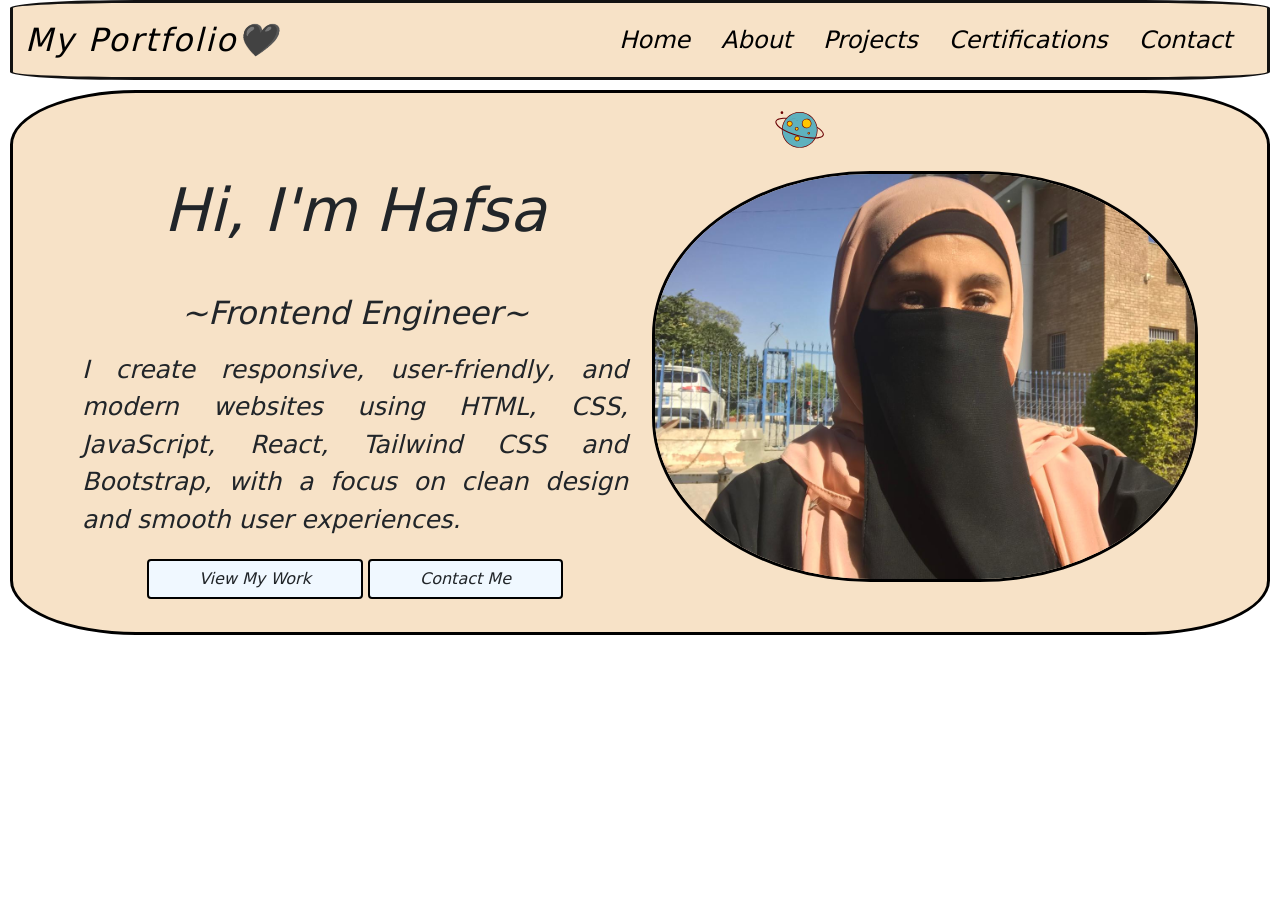
<file: index.html>
<!DOCTYPE html>
<html lang="en">
<head>
    <meta charset="UTF-8">
    <meta name="viewport" content="width=device-width, initial-scale=1.0">
    <title>Index-Home-Page</title>
    <link rel="stylesheet" href="styles/navHome.css">
    <link rel="stylesheet" href="assets/bootstrap/css/bootstrap.min.css">

</head>
<body>    
  <div id="navbar"></div>
<section class="home ">
   
<div class="container">
  <div class="row pt-5 align-items-center">

    <div class="col-md-6 text-center">
      <h1>Hi, I'm Hafsa </h1>
      <h2>~Frontend Engineer~</h2>
      <p class="para1">
        I create responsive, user-friendly, and modern websites using HTML, CSS,
         JavaScript, React, Tailwind CSS and Bootstrap, with a focus on clean design and smooth user experiences.

      </p>
    
    <div class="button-head text-center">
    <a href="pages/projects.html" class="btn">View My Work</a>
    <a href="pages/contact.html" class="btn">Contact Me</a>
</div>
</div>
<div class="col-md-6 text-center">
    <div class="profile-container">
        <div class="orbit">
            <img src="images/vector0.svg" alt="space">
        </div>

        <!-- my image -->
        <img src="images/profileImage.jpeg" alt="Hafsa Arshad" class="img-fluid profile-pic">
    </div>
</div>

  </div>
</div>
</section>
<button id="backToTop">↑</button>
<script src="assets/bootstrap/js/bootstrap.bundle.min.js"></script>
<script src="script.js"> </script>
</body>
</html>
</file>
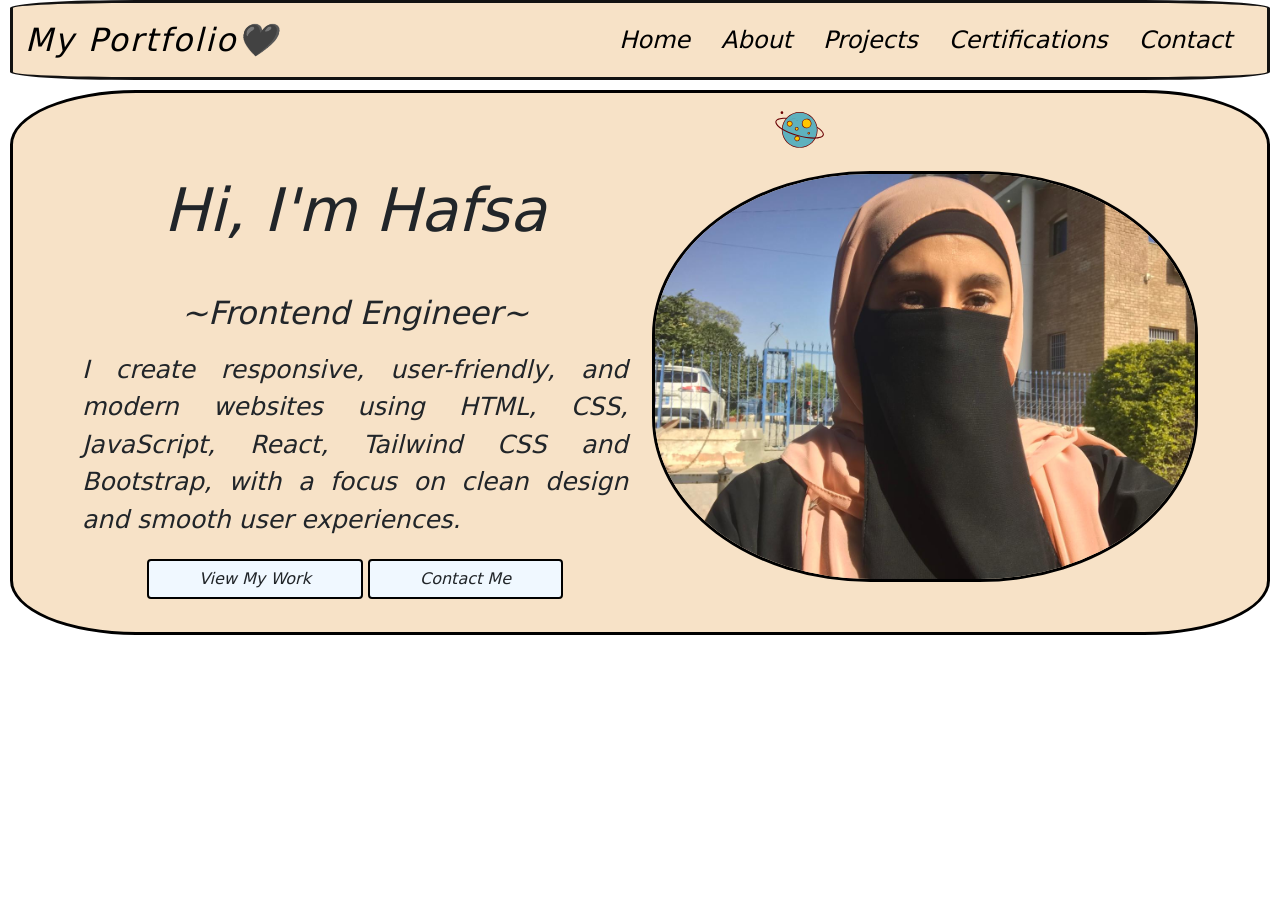
<file: pages/index.html>
<!DOCTYPE html>
<html lang="en">
<head>
    <meta charset="UTF-8">
    <meta name="viewport" content="width=device-width, initial-scale=1.0">
    <title>Index-Home-Page</title>
    <link rel="stylesheet" href="../styles/navHome.css">
    <link rel="stylesheet" href="../assets/bootstrap/css/bootstrap.min.css">

</head>
<body>    
  <div id="navbar"></div>
<section class="home ">
   
<div class="container">
  <div class="row pt-5 align-items-center">

    <div class="col-md-6 text-center">
      <h1>Hi, I'm Hafsa </h1>
      <h2>~Frontend Engineer~</h2>
      <p class="para1">
        I create responsive, user-friendly, and modern websites using HTML, CSS,
         JavaScript, React, Tailwind CSS and Bootstrap, with a focus on clean design and smooth user experiences.

      </p>
    
    <div class="button-head text-center">
    <a href="projects.html" class="btn">View My Work</a>
    <a href="contact.html" class="btn">Contact Me</a>
</div>
</div>
<div class="col-md-6 text-center">
    <div class="profile-container">
        <div class="orbit">
            <img src="../images/vector0.svg" alt="space">
        </div>

        <!-- my image -->
        <img src="../images/profileImage.jpeg" alt="Hafsa Arshad" class="img-fluid profile-pic">
    </div>
</div>

  </div>
</div>
</section>
<button id="backToTop">↑</button>
<script src="../assets/bootstrap/js/bootstrap.bundle.min.js"></script>
<script src="../script.js"> </script>
</body>
</html>
</file>
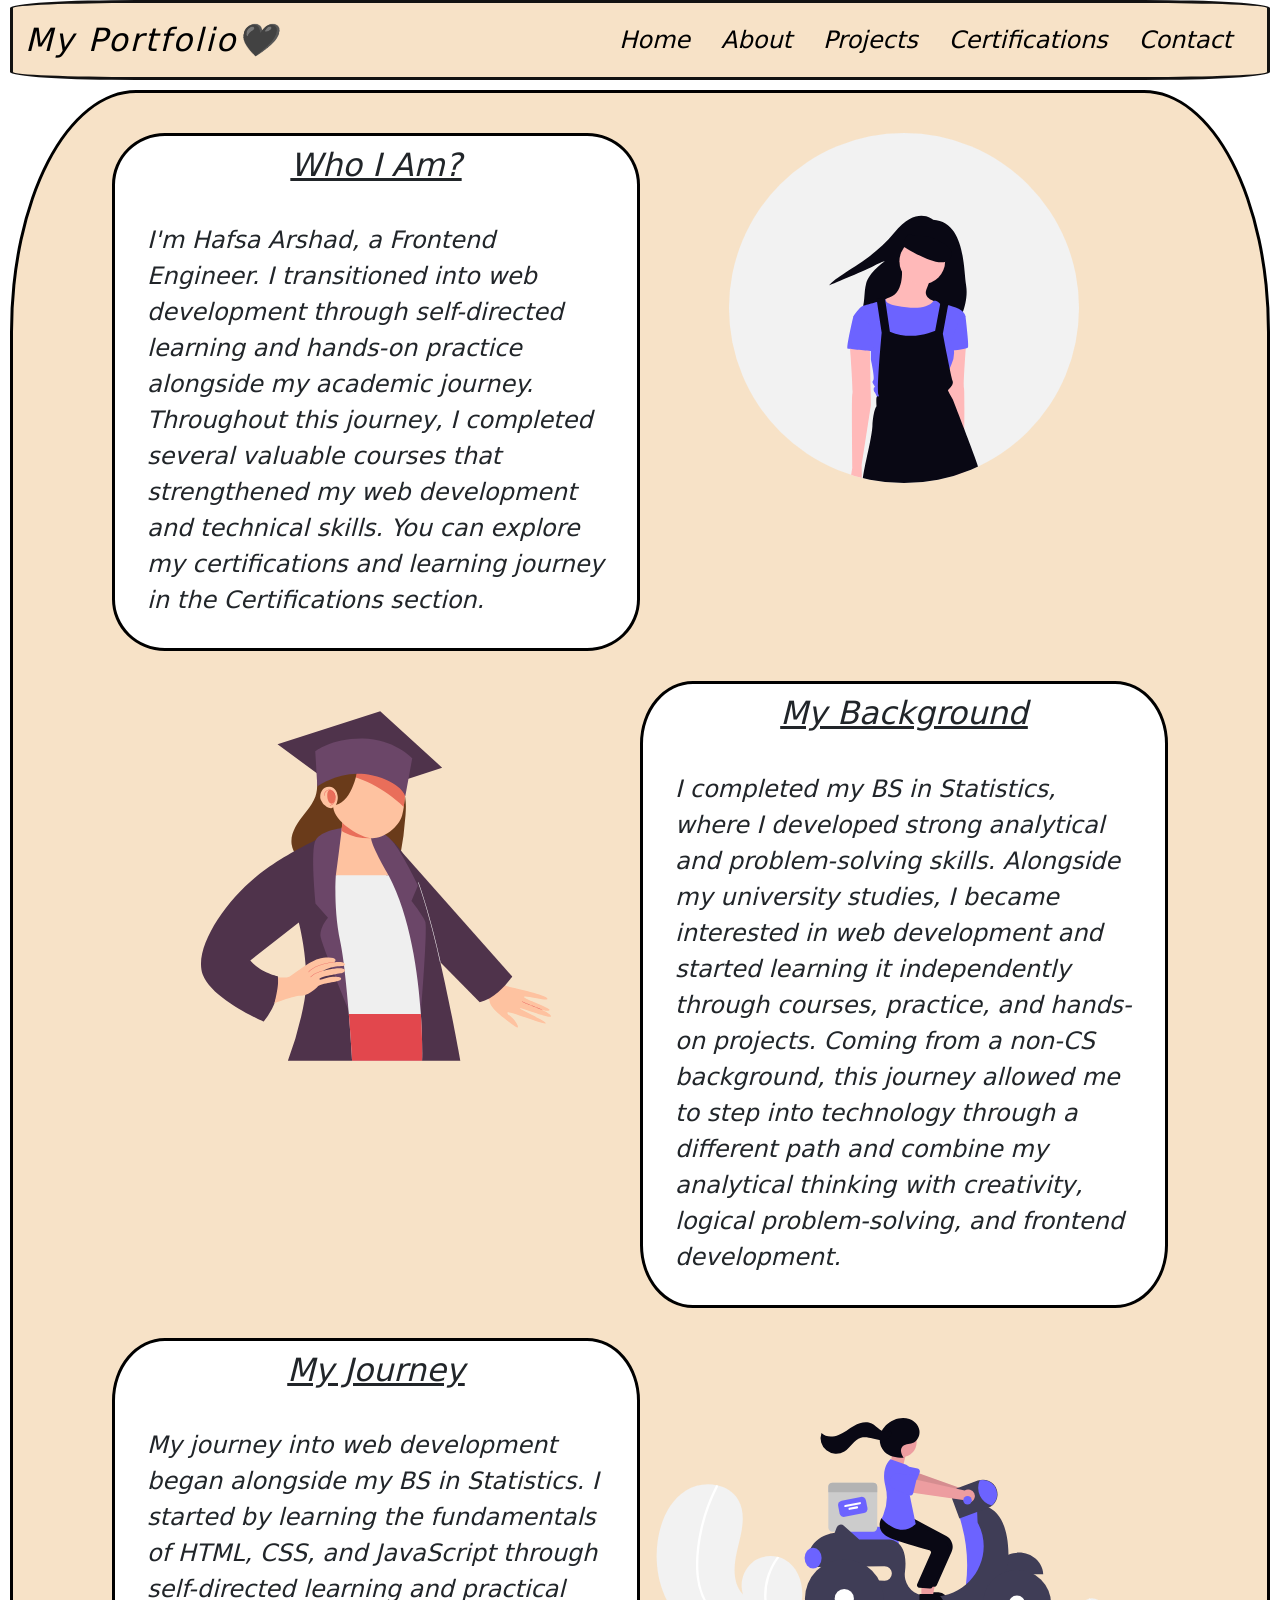
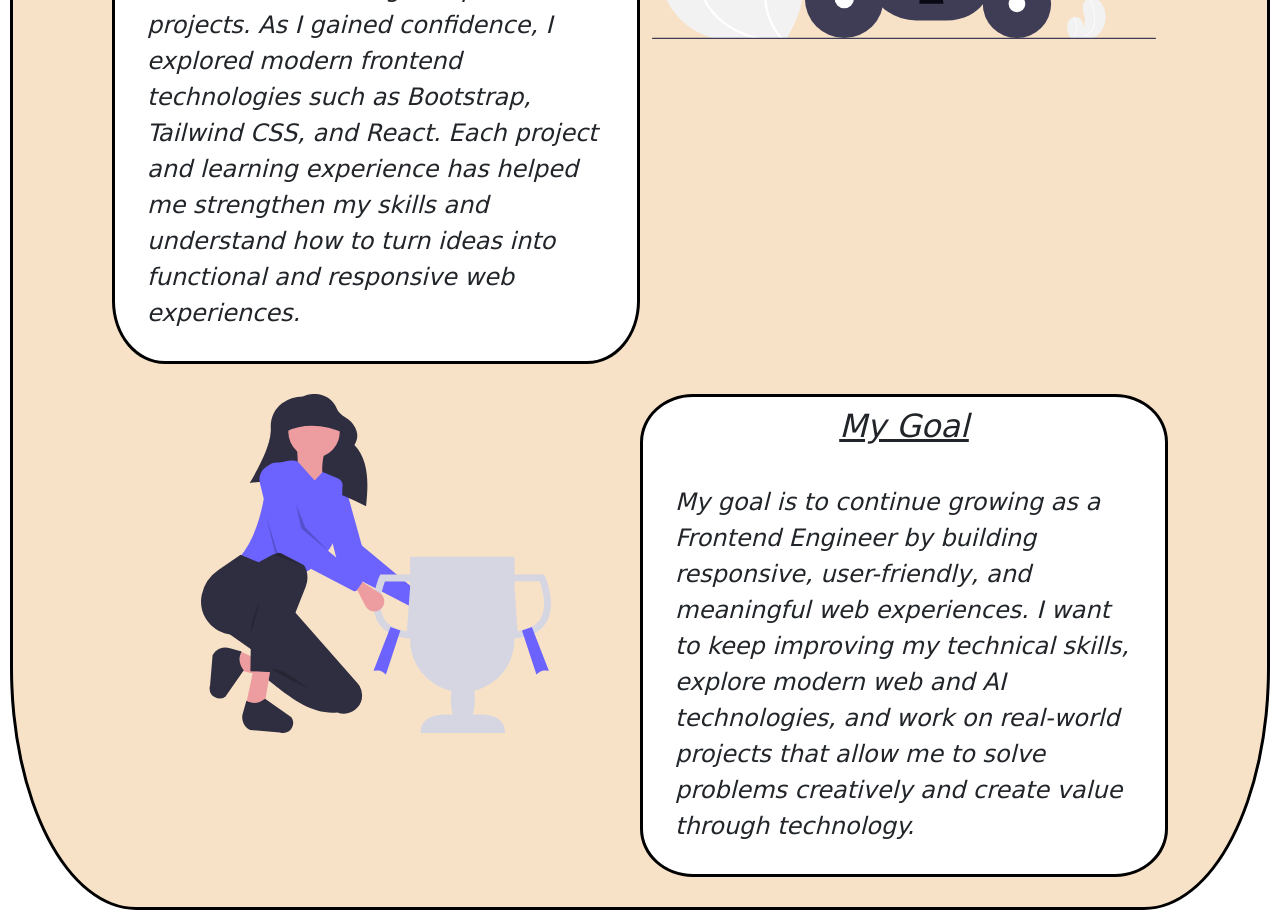
<file: pages/about.html>
<!DOCTYPE html>
<html lang="en">
<head>
    <meta charset="UTF-8">
    <meta name="viewport" content="width=device-width, initial-scale=1.0">
    <title>Document</title>
    <link rel="stylesheet" href="../styles/navHome.css">
      <link rel="stylesheet" href="../styles/about.css">
    <link rel="stylesheet" href="../assets/bootstrap/css/bootstrap.min.css">
</head>
<body>
  <div id="navbar" class="sticky-top"></div>
  <section class="about">
  <div class="container">

    <div class="row row1">

  <div class="col-12 col-lg-6  one">
    <h2>Who I Am?</h2>
    <p>
      I'm Hafsa Arshad, a Frontend Engineer. I transitioned into web development through
      self-directed learning and hands-on practice alongside my academic journey.
      Throughout this journey, I completed several valuable courses that strengthened
      my web development and technical skills. You can explore my certifications and
      learning journey in the Certifications section.
    </p>
  </div>

  <div class="col-12 col-lg-6 ">
          <img src="../images/vector2.svg" alt="Decorative vector" class="vector02">

  </div>

</div>
    <div class="row row2">
      <div class="col-12 col-lg-6 ">
          <img src="../images/vector3.svg" alt="Decorative vector" class="vector3">

    </div>

  <div class="col-12 col-lg-6 two"> 
     <h2>My Background</h2>
        <p>
          I completed my BS in Statistics, where I developed strong analytical and
           problem-solving skills. Alongside my university studies, I became interested
            in web development and started learning it independently through courses, 
            practice, and hands-on projects. Coming from a non-CS background, this journey 
            allowed me to step into technology through a different path and combine my
             analytical thinking with creativity, logical problem-solving, and 
             frontend development.
        </p>
  
  </div>
  </div>
    <div class="row row3 ">
      <div class="col-12 col-lg-6 three ">
<h2>My Journey</h2>    
<p>My journey into web development began alongside my BS in Statistics. 
  I started by learning the fundamentals of HTML, CSS, and JavaScript through 
  self-directed learning and practical projects. As I gained confidence, 
  I explored modern frontend technologies such as Bootstrap, Tailwind CSS, and React.
   Each project and learning experience has helped me strengthen my skills and understand
    how to turn ideas into functional and responsive web experiences.
</p>
  </div>
<div class="col-12 col-lg-6">
            <img src="../images/vector4.svg" alt="Decorative vector" class="vector4">

  </div>
    </div>

    <div class="row row4">
      <div class="col-12 col-lg-6">
                <img src="../images/vector5.svg" alt="Decorative vector" class="vector5">

      </div>
      <div class="col-12 col-lg-6  four">
    <h2>My Goal</h2>
        <p>My goal is to continue growing as a Frontend Engineer by building responsive, 
          user-friendly, and meaningful web experiences. I want to keep improving my
           technical skills, explore modern web and AI technologies,
            and work on real-world projects that allow me to solve problems
             creatively and create value through technology.
</p>
  </div>
    </div>
  </div>
</section>
<button id="backToTop">↑</button>
<script src="../assets/bootstrap/js/bootstrap.bundle.min.js"></script>
<script src="../script.js"> </script>
</body>
</html>
</file>
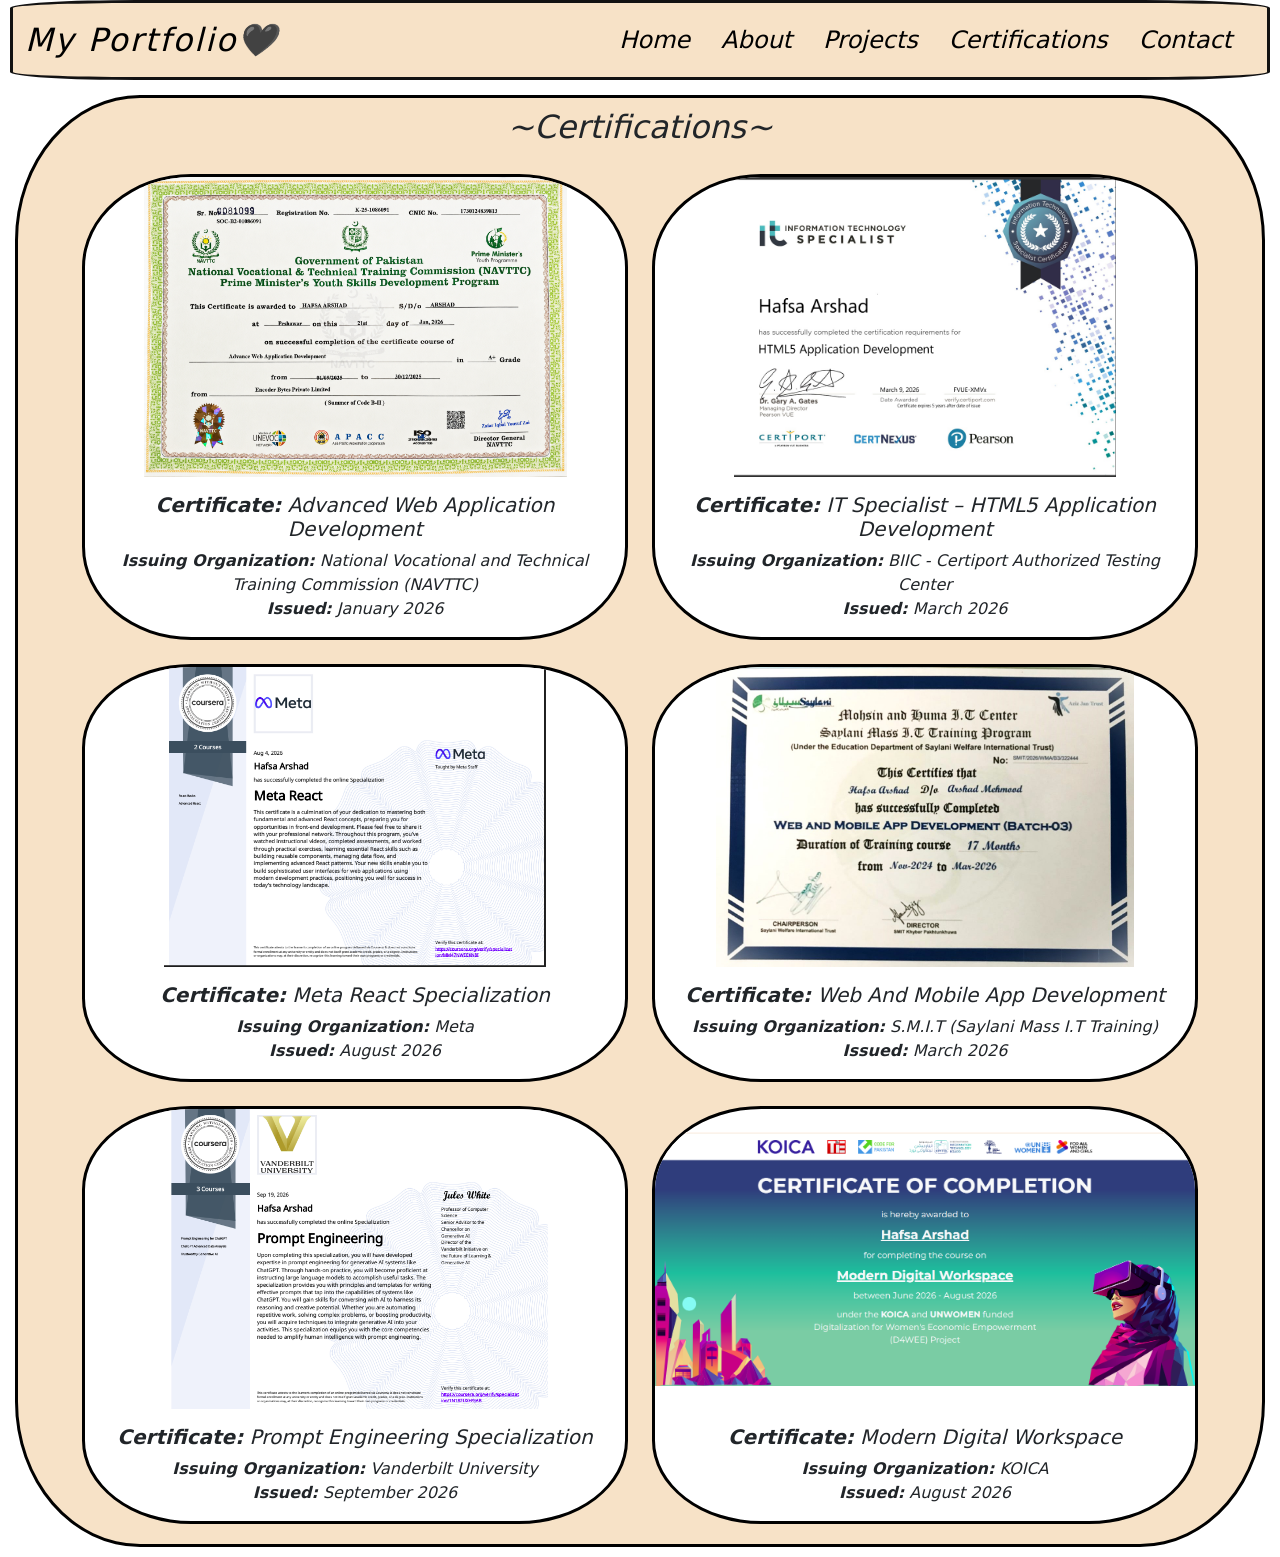
<file: pages/certifications.html>
<!DOCTYPE html>
<html lang="en">

<head>
    <meta charset="UTF-8">
    <meta name="viewport" content="width=device-width, initial-scale=1.0">
    <title>Document</title>
    <link rel="stylesheet" href="../styles/navHome.css">
    <link rel="stylesheet" href="../styles/certifications.css">
    <link rel="stylesheet" href="../assets/bootstrap/css/bootstrap.min.css">
</head>

<body>
    <div id="navbar" class="sticky-top"></div>
    <section class="certifications">
        <h2> ~Certifications~</h2>
    <div class="container">
        <div class="row bg-container g-4"> 
        <!-- Card1 -->
        <div class="col-12 col-md-6">
            <div class="card ">
                <img src="../images/certificate01.png" class="card-img-top" alt="Project 1">
<div class="card-body">
  <h5 class="card-title"> <b>Certificate:</b>  Advanced Web Application Development</h5>

  <p class="card-text">
   <b> Issuing Organization:</b> National Vocational and Technical Training Commission (NAVTTC)
    <br>
    <b>Issued:</b> January 2026
  </p>
</div>

            </div>
        </div>
     <!-- Card 2 -->
<div class="col-12 col-md-6">
    <div class="card ">
        <img src="../images/certificate2.png" class="card-img-top" alt="IT Specialist – HTML5 Application Development">

        <div class="card-body">
            <h5 class="card-title">
                <b>Certificate:</b> IT Specialist – HTML5 Application Development
            </h5>

            <p class="card-text">
                <b>Issuing Organization:</b> BIIC - Certiport Authorized Testing Center
                <br>
                <b>Issued:</b> March 2026
            </p>
        </div>
    </div>
</div>
<!-- Card 3 -->
<div class="col-12 col-md-6">
    <div class="card ">
        <img src="../images/certificate3.png" class="card-img-top" alt="Meta React Specialization">

        <div class="card-body">
            <h5 class="card-title">
                <b>Certificate:</b> Meta React Specialization
            </h5>

            <p class="card-text">
                <b>Issuing Organization:</b> Meta
                <br>
                <b>Issued:</b> August 2026
            </p>
        </div>
    </div>
</div>
       <!-- Card 4 -->
<div class="col-12 col-md-6">
    <div class="card h-100">
        <img src="../images/certificate4.jpeg" class="card-img-top" alt="Web And Mobile App Development">

        <div class="card-body">
            <h5 class="card-title">
                <b>Certificate:</b> Web And Mobile App Development
            </h5>

            <p class="card-text">
                <b>Issuing Organization:</b> S.M.I.T (Saylani Mass I.T Training)
                <br>
                <b>Issued:</b> March 2026
            </p>
        </div>
    </div>
</div>

    <!-- Card 5 -->
<div class="col-12 col-md-6">
    <div class="card h-100">
        <img src="../images/certificate05.png" class="card-img-top" alt="Prompt Engineering Specialization">

        <div class="card-body">
            <h5 class="card-title">
                <b>Certificate:</b> Prompt Engineering Specialization
            </h5>

            <p class="card-text">
                <b>Issuing Organization:</b> Vanderbilt University
                <br>
                <b>Issued:</b> September 2026
            </p>
        </div>
    </div>
</div>
<!-- Card 6 -->
<div class="col-12 col-md-6">
    <div class="card h-100">
        <img src="../images/certificate06.png" class="card-img-top" alt="Modern Digital Workspace">

        <div class="card-body">
            <h5 class="card-title">
                <b>Certificate:</b> Modern Digital Workspace
            </h5>

            <p class="card-text">
                <b>Issuing Organization:</b> KOICA
                <br>
                <b>Issued:</b> August 2026
            </p>
        </div>
    </div>
</div>
</div>
</div>
        </div>
        </div>
    </section>
    <script src="../assets/bootstrap/js/bootstrap.bundle.min.js"></script>
    <script src="../script.js"> </script>
</body>

</html>
</file>
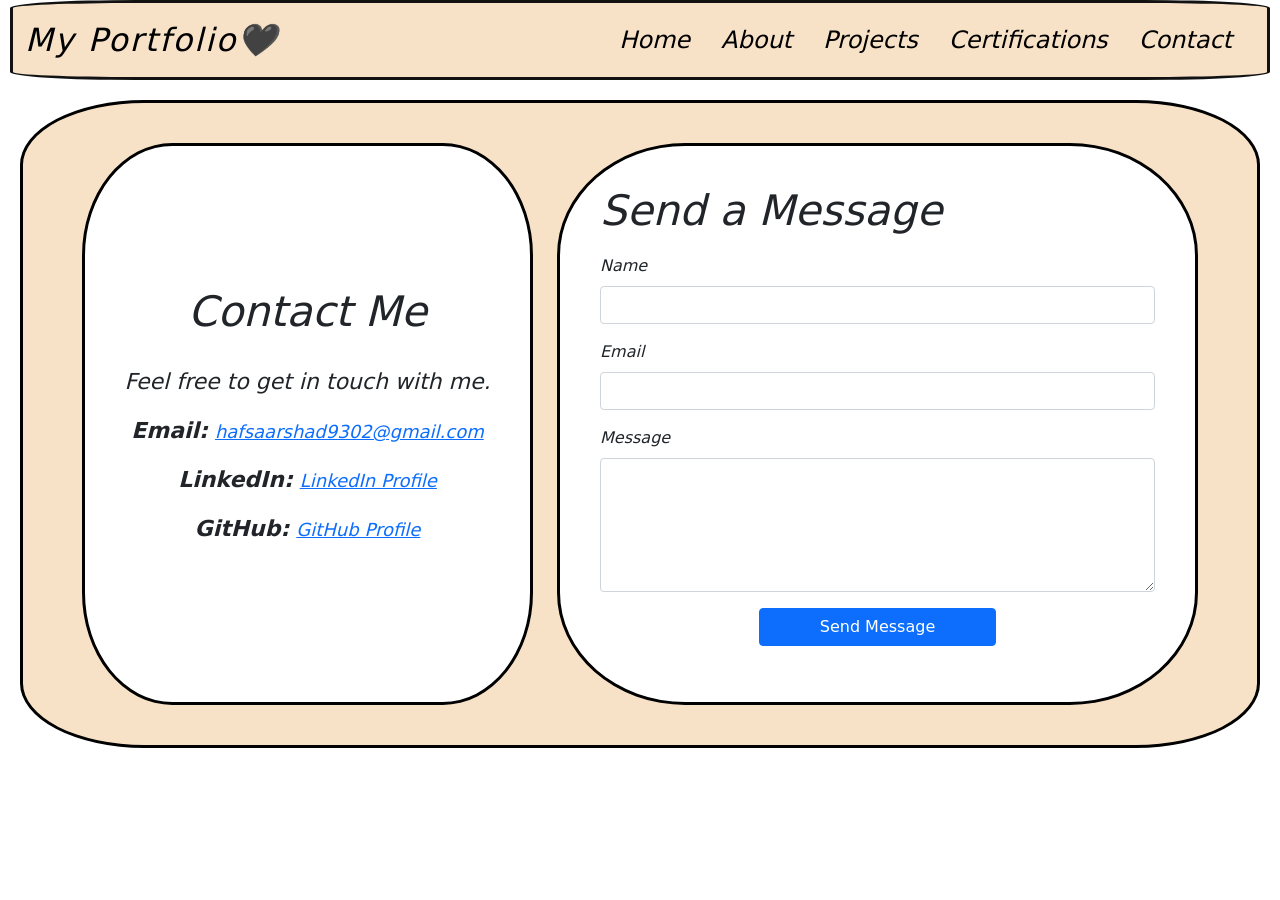
<file: pages/contact.html>
<!DOCTYPE html>
<html lang="en">
<head>
    <meta charset="UTF-8">
    <meta name="viewport" content="width=device-width, initial-scale=1.0">
    <title>Document</title>
    <link rel="stylesheet" href="../styles/navHome.css">
    <link rel="stylesheet" href="../styles/contact.css">
    <link rel="stylesheet" href="../assets/bootstrap/css/bootstrap.min.css">
</head>
<body>
          <div id="navbar" class="sticky-top"></div>
<section class="contact">
    <div class="container">
        <div class="row g-4">

            <!-- Contact Information -->
            <div class="col-12 col-md-5 hd-container1  text-center">
                <div class="card card01 h-100">
                    <div class="card-body">
                        <h2 class="card-title">Contact Me</h2>

                        <p class="card-text">
                            Feel free to get in touch with me.
                        </p>

                        <p>
                            <b>Email:</b>
                            <a href="mailto:hafsaarshad9302@gmail.com">
                                hafsaarshad9302@gmail.com
                            </a>
                        </p>

                        <p>
                            <b>LinkedIn:</b>
                            <a href="https://www.linkedin.com/in/hafsa-arshad-52ba71317/" target="_blank">
                                LinkedIn Profile
                            </a>
                        </p>

                        <p>
                            <b>GitHub:</b>
                            <a href="https://github.com/Hafsa-Arshad93" target="_blank">
                                GitHub Profile
                            </a>
                        </p>
                    </div>
                </div>
            </div>

            <!-- Contact Form -->
            <div class="col-12 col-md-7 hd-container2">
                <div class="card card02 h-70">
                    <div class="card-body innerCard ">
                        <h2 class="card-title">Send a Message</h2>

                        <form id="contactForm">

                            <div class="mb-3">
                                <label for="name" class="form-label">
                                    Name
                                </label>
                                <input type="text" id="name" class="form-control">
                            </div>

                            <div class="mb-3">
                                <label for="email" class="form-label">
                                    Email
                                </label>
                                <input type="email" id="email" class="form-control">
                            </div>

                            <div class="mb-3">
                                <label for="message" class="form-label">
                                    Message
                                </label>
                                <textarea id="message" class="form-control" rows="5"></textarea>
                            </div>

                            <button type="submit" class="btn btn-primary">
                                Send Message
                            </button>

                            <p id="formMessage"></p>

                        </form>
                    </div>
                </div>
            </div>

        </div>
    </div>
</section>


<button id="backToTop">↑</button>
<script src="../assets/bootstrap/js/bootstrap.bundle.min.js"></script>
<script src="../script.js"> </script>
</body>
</html>
</file>
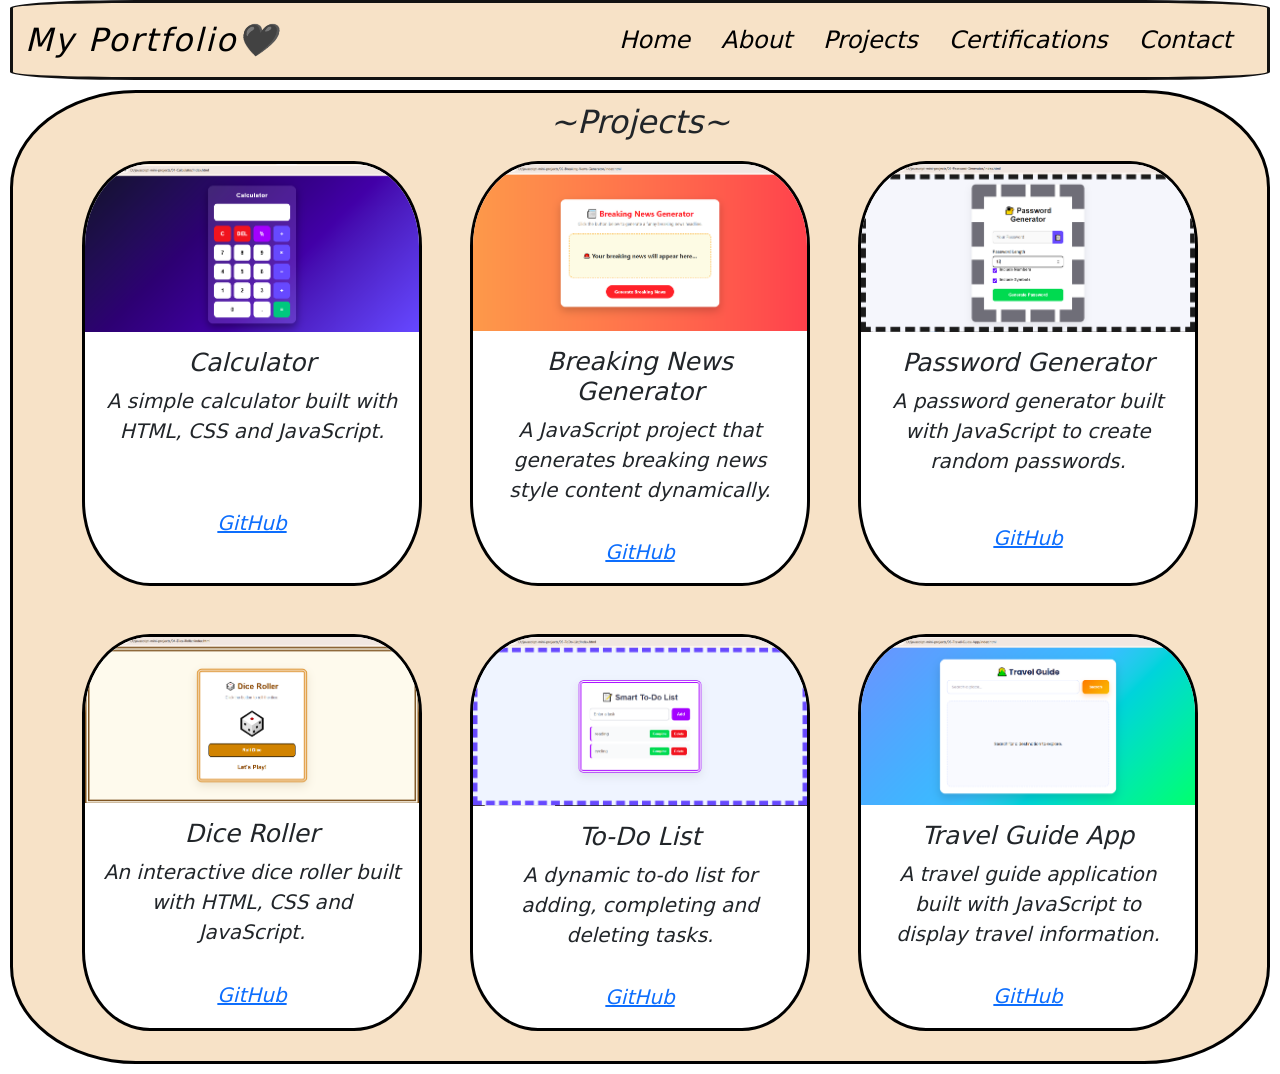
<file: pages/projects.html>
<!DOCTYPE html>
<html lang="en">
<head>
    <meta charset="UTF-8">
    <meta name="viewport" content="width=device-width, initial-scale=1.0">
    <title>Document</title>
    <link rel="stylesheet" href="../styles/navHome.css">
       <link rel="stylesheet" href="../styles/projects.css">
    <link rel="stylesheet" href="../assets/bootstrap/css/bootstrap.min.css">
</head>
<body>
      <div id="navbar" class="sticky-top"></div>
<section class="projects">
    <h2> ~Projects~</h2>

  <div class="container">
    <div class="row g-5">

      <!-- Card 1 -->
      <div class="col-12 col-md-4">
        <div class="card h-100">
          <img src="../images/pr01.png" class="card-img-top" alt="Project 1">

          <div class="card-body">
            <h5 class="card-title"> Calculator</h5>

            <p class="card-text">
A simple calculator built with HTML, CSS and JavaScript.
            </p>
          </div>

          <div class="card-body">
            <a href="https://github.com/Hafsa-Arshad93/javascript-mini-projects" class="card-link">GitHub</a>
          </div>
        </div>
      </div>

      <!-- Card 2 -->
      <div class="col-12 col-md-4">
        <div class="card h-100">
          <img src="../images/pr02.png" class="card-img-top" alt="Project 2">

          <div class="card-body">
            <h5 class="card-title"> Breaking News Generator</h5>

            <p class="card-text">
    A JavaScript project that generates breaking news style content dynamically.     
       </p>
          </div>

          <div class="card-body">
            <a href="https://github.com/Hafsa-Arshad93/javascript-mini-projects" class="card-link">GitHub</a>
          </div>
        </div>
      </div>

      <!-- Card 3 -->
      <div class="col-12 col-md-4">
        <div class="card h-100">
          <img src="../images/pr03.png" class="card-img-top" alt="Project 3">

          <div class="card-body">
            <h5 class="card-title">Password Generator</h5>

            <p class="card-text">A password generator built with JavaScript to create random passwords.
            </p>
          </div>

          <div class="card-body">
            <a href="https://github.com/Hafsa-Arshad93/javascript-mini-projects" class="card-link">GitHub</a>
          </div>
        </div>
      </div>

      <!-- Card 4 -->
      <div class="col-12 col-md-4">
        <div class="card h-100">
          <img src="../images/pr04.png" class="card-img-top" alt="Project 4">

          <div class="card-body">
            <h5 class="card-title"> Dice Roller </h5>

            <p class="card-text">
                    An interactive dice roller built with HTML, CSS and JavaScript.
                           </p>
                       </div>

          <div class="card-body">
            <a href="https://github.com/Hafsa-Arshad93/javascript-mini-projects" class="card-link">GitHub</a>
          </div>
        </div>
      </div>
      
      <!-- Card 5 -->
      <div class="col-12 col-md-4">
        <div class="card h-100">
          <img src="../images/pr05.png" class="card-img-top" alt="Project 5">

          <div class="card-body">
            <h5 class="card-title">To-Do List</h5>

            <p class="card-text">
          A dynamic to-do list for adding, completing and deleting tasks.
            </p>
          </div>

          <div class="card-body">
            <a href="https://github.com/Hafsa-Arshad93/javascript-mini-projects" class="card-link">GitHub</a>
          </div>
        </div>
      </div>

      <!-- Card 6-->
      <div class="col-12 col-md-4">
        <div class="card h-100">
          <img src="../images/pr06.png" class="card-img-top" alt="Project 6">

          <div class="card-body">
            <h5 class="card-title">Travel Guide App</h5>

            <p class="card-text">
A travel guide application built with JavaScript to display travel information.
            </p>
          </div>

          <div class="card-body">
            <a href="https://github.com/Hafsa-Arshad93/javascript-mini-projects" class="card-link">GitHub</a>
          </div>
        </div>
      </div>


    </div>
  </div>

</section>
<button id="backToTop">↑</button>
<script src="../assets/bootstrap/js/bootstrap.bundle.min.js"></script>
<script src="../script.js"> </script>
</body>
</html>
</file>
<file: styles/navHome.css>
body {
  font-style: oblique;
  min-height: 100vh;
  display: flex;
  flex-direction: column;
  margin: 0;
}


.navbar {
  border: 3px solid #131212;
  background-color: #f7e2c7;
  border-radius: 10%;
  margin-left: 10px;
  margin-right: 10px;
}

.navbar .nav-link {
  color: black;
  font-size: x-large;
  font-style: oblique;
  margin-right: 3px;
}

.navbar .navbar-brand {
  color: black;
  font-size: x-large;
  font-style: oblique;
  letter-spacing: 2px;
}

.navbar-toggler-icon {
  background-image: url("data:image/svg+xml,%3csvg xmlns='http://www.w3.org/2000/svg' viewBox='0 0 30 30'%3e%3cpath stroke='black' stroke-width='2' d='M4 7h22M4 15h22M4 23h22'/%3e%3c/svg%3e") !important; 
} 
 
.home { 
  background-color: #f7e2c7; 
  padding-top: 10px; 
  border: 3px solid black; 
  border-radius: 10%; 
  margin: 10px; 
} 
 
.home h1 { 
  font-size: 30px; 
  padding-bottom: 10px; 
} 
 
h2 { 
  font-size: 20px; 
  margin-bottom: 10px; 
} 
 
.para1 { 
  font-size: 15px; 
  text-align: justify 
} 
 
.home img { 
  border-radius: 40%; 
  border: 3px solid black; 
  margin-bottom: 50px; 
  margin-top: 20px; 
} 
 
.button-head a { 
  border: 2px solid black; 
  padding-left: 25px; 
  padding-right: 25px; 
  font-style: oblique; 
  margin-bottom: 10px; 
  margin-top: 10px; 
  font-size: medium; 
  background-color: aliceblue; 
} 

@media (min-width: 768px) and (max-width: 991px) { 
  .home h1 { 
    font-size: 30px; 
    padding-bottom: 5px; 
  } 
 
  h2 { 
    font-size: 30px; 
  } 

  .para1 { 
    font-size: 15px; 
  } 

  .button-head a { 
    border: 2px solid black; 
    padding-left: 40px; 
    padding-right: 40px; 
    font-style: oblique; 
    margin-top: 3px; 
    font-size: medium; 
    background-color: aliceblue; 
  } 
 
  .navbar .nav-link { 
    margin-right: 5px; 
  } 

  .navbar .navbar-brand { 
    font-size: x-large; 
  } 

  .orbit {
    width: 100%;
    height: 100%;
    top: -5%;
    left: 0;
  }
} 

@media (min-width: 992px) and (max-width: 1199px) { 
  .home h1 { 
    font-size: 50px; 
    padding-bottom: 20px; 
  } 

  h2 { 
    font-size: 40px; 
  } 

  .para1 { 
    font-size: 20px; 
  } 

  .navbar .nav-link { 
    margin-right: 15px; 
  } 

  .navbar .navbar-brand { 
    font-size: xx-large; 
  } 
} 

@media (min-width: 1200px) and (max-width: 1399px) { 
  .home h1 { 
    font-size: 60px; 
    padding-bottom: 40px; 
  } 

  h2 { 
    font-size: 50px; 
    padding-bottom: 10px; 
  } 

  .para1 { 
    font-size: 25px; 
  } 

  .button-head a { 
    border: 2px solid black; 
    padding-left: 50px; 
    padding-right: 50px; 
    font-style: oblique; 
    margin-top: 5px; 
    font-size: medium; 
    background-color: aliceblue; 
  } 

  .navbar .nav-link { 
    margin-right: 15px; 
  } 

  .navbar .navbar-brand { 
    font-size: xx-large; 
  } 
} 

#backToTop { 
    position: fixed; 
    right: 25px; 
    bottom: 25px; 
 
    width: 50px; 
    height: 50px; 
 
    font-size: 30px; 
    font-weight: bold; 
 
    border: 2px solid black; 
    border-radius: 50%; 
 
    cursor: pointer; 
 
    display: none; 
} 
 
/* animations / effects */ 
 
.profile-container { 
    position: relative; 
    display: inline-block; 
} 
 
.profile-pic { 
    animation: gentlePic 5s ease-in-out infinite; 
} 
 
@keyframes gentlePic { 
    0% { 
        transform: translate(0, 0); 
    } 
 
    50% { 
        transform: translate(5px, -5px); 
    } 
 
    100% { 
        transform: translate(0, 0); 
    } 
} 
 
 
/* vector around profile image */ 
 
.orbit { 
    position: absolute; 
    width: 115%; 
    height: 100%; 
    top: -5%; 
    left: -7.5%; 
    pointer-events: none;; 
} 
 
.orbit img { 
    width: 50px; 
    position: absolute; 
    border: 0 !important; 
 
    offset-path: inset(0 round 30%); 
    offset-distance: 0%; 
    animation: moveAround 30s linear infinite; 
} 
 
@keyframes moveAround { 
    to { 
        offset-distance: 100%; 
    } 
} 

@media (max-width: 991px) { 
    .vector01 { 
        width: 200px; 
        max-width: 100%; 
        margin: 20px auto; 
    } 
} 

@media (max-width: 767px) {
    .orbit {
        width: 100%;
        height: 100%;
        top: -5%;
        left: 0;
    }
}
 
.button-head .btn { 
    transition: all 0.3s ease; 
} 
 
.button-head .btn:hover { 
    transform: translateY(-4px); 
    box-shadow: 0 6px 12px rgba(0, 0, 0, 0.2); 
}
</file>
<file: styles/about.css>
/* ABOUT CSS */

.about {
    background-color: #f7e2c7;
    padding-top: 10px;
    border: 3px solid black;
    border-radius: 10%;
    margin: 10px;
}

.about h2 {
    text-decoration: underline;
}

.about p {
    font-size: x-large;
    line-height: 1.5;
    overflow-wrap: break-word;
    word-wrap: break-word;
    text-align: left;
}

.one p,
.two p,
.three p,
.four p {
    padding: 20px;
    margin: 0;
}

.about .row {
    text-align: center;
    margin: 30px;
}

.one,
.two,
.three,
.four {
    padding: 10px;
    box-sizing: border-box;
    border: 3px solid black;
    border-radius: 10%;
    background-color: white;
}

.one,
.two,
.three,
.four {
    animation: gentleFloat 10s ease-in-out infinite;
}

.vector02,
.vector3 {
    width: 350px;
    display: block;
    margin: 0 auto;
    animation: gentleFloat 8s ease-in-out infinite;
}

.vector3 {
    margin-top: 30px;
}


/* Vector 4 and Vector 5 */


.vector5 {
    width: 350px;
    max-width: 100%;
    display: block;
    margin: 0 auto;
    animation: gentleFloat 8s ease-in-out infinite;
}
.vector4 {
    padding-top: 80px;
      width: 550px;
    max-width: 100%;
    display: block;
    margin: 0 auto;
    animation: gentleFloat 8s ease-in-out infinite;
}


@keyframes gentleFloat {
    0% {
        transform: translate(0, 0);
    }

    25% {
        transform: translate(5px, -6px);
    }

    50% {
        transform: translate(-5px, -10px);
    }

    75% {
        transform: translate(5px, -5px);
    }

    100% {
        transform: translate(0, 0);
    }
}


@media (max-width: 991px) {

    .about .row {
        margin: 15px;
    }

    .one,
    .two,
    .three,
    .four {
        padding: 10px;
    }

    .one p,
    .two p,
    .three p,
    .four p {
        padding: 15px;
    }

    .about p {
        font-size: 18px;
    }

    .vector02,
    .vector3,
    .vector4,
    .vector5 {
        width: 300px;
        max-width: 100%;
        margin-top: 20px;
        margin-bottom: 20px;
    }
}


@media (max-width: 576px) {

    .vector02,
    .vector3,
    .vector4,
    .vector5 {
        width: 160px;
    }
}
</file>
<file: styles/certifications.css>
.certifications{
     background-color: #f7e2c7;
  padding-top: 10px;
  border-radius: 10%;
  margin: 15px;
  text-align: center;
    overflow: hidden;
      border: 3px solid black;
      margin-bottom: 10px;

}
.certifications .card{
border-radius: 20%;
overflow: hidden;
box-sizing: border-box;
      border: 3px solid black;


}
.certifications h2{
    text-align: center;
    font-style: oblique;
    /* text-decoration: underline; */

}
.bg-container {
    padding-top: 10px;
    padding-bottom: 20px;

}
.certifications .card-img-top {
    height: 300px;
    object-fit: contain;
    
}
.certifications .card {
    transition: all 0.3s ease;
}

.certifications .card:hover {
    transform: translateY(-8px);
    box-shadow: 0 8px 18px rgba(0, 0, 0, 0.2);
}
</file>
<file: styles/contact.css>
.contact {
    background-color: #f7e2c7;
    padding: 40px;
    border: 3px solid black;
    margin: 20px;
    border-radius: 10%;
    overflow: hidden;
}

/* Contact Information */
.contact .card01 {
    padding: 20px;
    border: 3px solid black;
    border-radius: 20%;
}

.contact .card01 h2 {
    font-size: 42px;
    padding-bottom: 20px;
}

.contact .card01 p {
    font-size: 22px;
}

.contact .card01 a {
    font-size: 18px;
            overflow-wrap: anywhere;

}

.contact .card01 .card-body {
    display: flex;
    flex-direction: column;
    justify-content: center;
    align-items: center;
}

/* Contact Form */
.contact .card02 {
    border: 3px solid black;
    border-radius: 20%;
}

.contact .card02 h2 {
    font-size: 42px;
}

.contact .innerCard {
    padding: 40px;
}

.contact button {
    display: block;
    margin: 0 auto;
    padding-left: 60px;
    padding-right: 60px;
}
/* Mobile Responsive */
/* ========================= */

@media (max-width: 767px) {

    .contact {
        padding: 15px;
        margin: 10px;
    }

    .contact .hd-container1,
    .contact .hd-container2 {
        padding: 10px;
    }

    .contact .card01,
    .contact .card02 {
        border-radius: 10%;
    }

    .contact .card01 {
        padding: 10px;
    }

    .contact .card01 h2,
    .contact .card02 h2 {
        font-size: 28px;
        padding-left: 0;
    }

    .contact .card01 p {
        font-size: 16px;
    }

    .contact .card01 a {
        font-size: 14px;
        display: inline-block;
        max-width: 100%;
        overflow-wrap: anywhere;
        /* word-break: break-word; */
    }

    .contact .innerCard {
        padding: 20px;
    }

    .contact button {
        padding-left: 30px;
        padding-right: 30px;
    }
}
</file>
<file: styles/projects.css>
.projects{
background-color: #f7e2c7;
  padding-top: 10px;
  border: 3px solid black;
  border-radius: 10%;
  margin: 10px;
 padding-bottom: 30px;

}
.projects .card {
    border-radius: 20%;
    overflow: hidden;
    text-align: center;
    border: 3px solid black;

}
.projects span {
    text-align: center;
    padding: 5px;
    text-decoration:wavy;
}

  .projects .card-title {
    font-size: 25px;
  }

  .projects .card-text {
    font-size: 20px;
  }

  .projects .card-link {
    font-size: 20px;
  }
.projects h2{
  text-align: center;
  margin-bottom: 10px;
  /* padding-bottom: 20px; */
}
@media (max-width: 767px) {

  .projects .card-img-top {
    height: 100px;
    object-fit: cover;
  }

  .projects .card-title {
    font-size: 15px;
  }

  .projects .card-text {
    font-size: 10px;
  }

  .projects .card-link {
    font-size: 8px;
  }

}
.projects .card {
    animation: cardFloat 8s ease-in-out infinite;
}

@keyframes cardFloat {
    0% {
        transform: translateY(0);
    }

    50% {
        transform: translateY(-8px);
    }

    100% {
        transform: translateY(0);
    }
}
</file>
